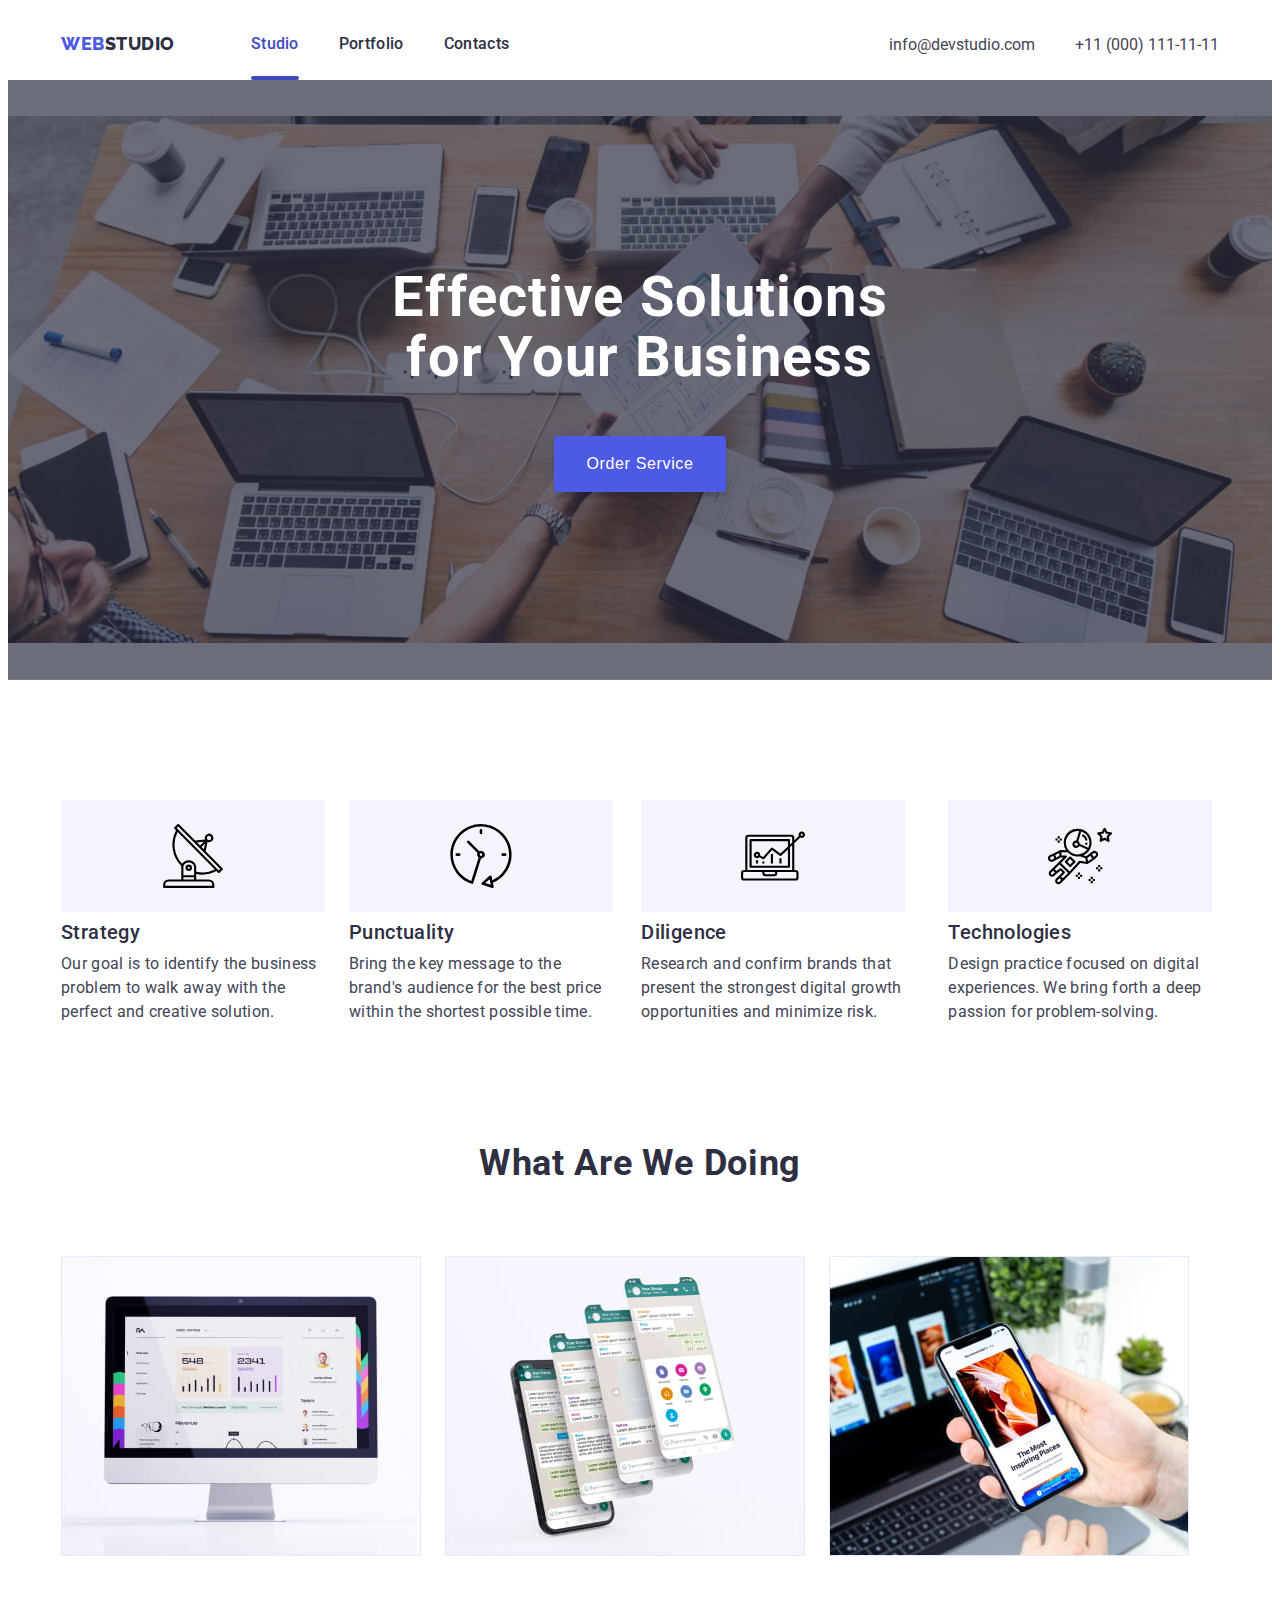
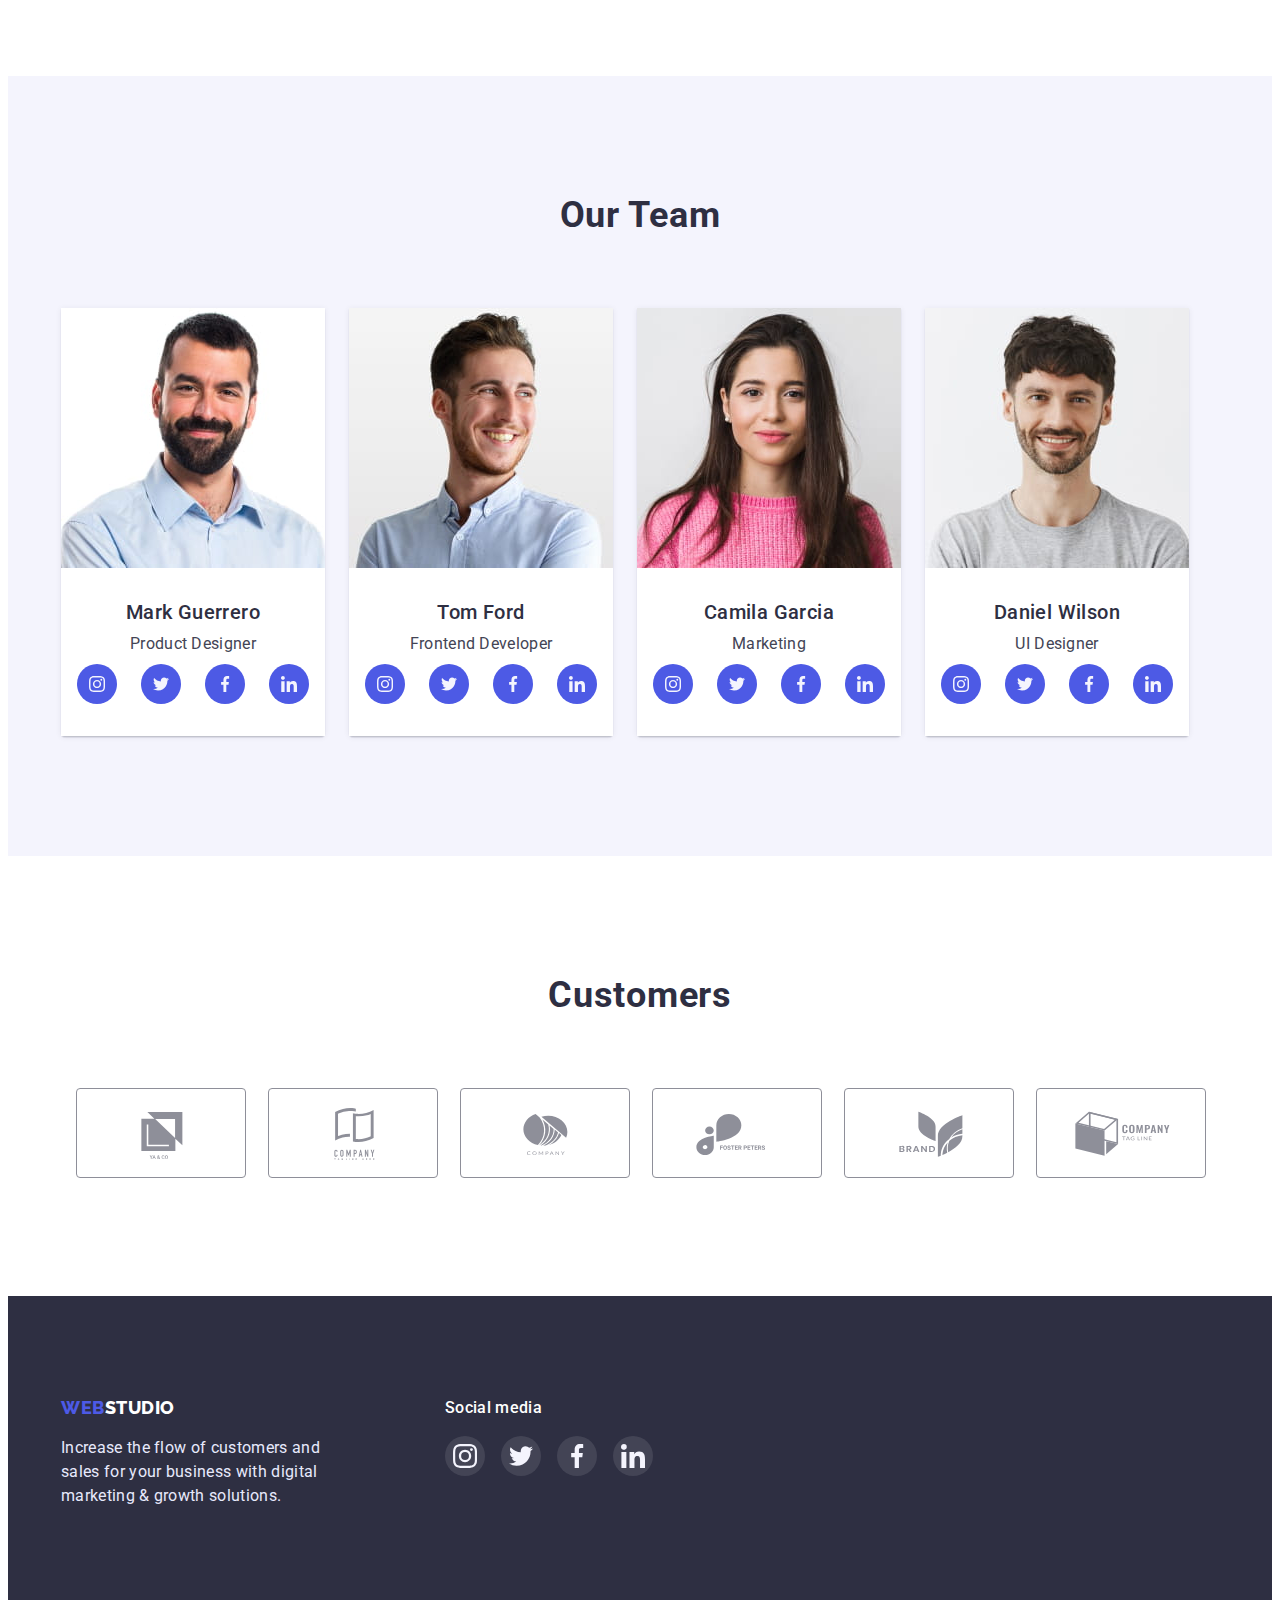
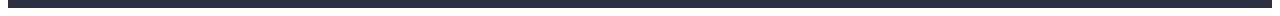
<file: index.html>
<!DOCTYPE html>
<html lang="en">
  <head>
    <meta charset="UTF-8" />
    <meta http-equiv="X-UA-Compatible" content="IE=edge" />
    <meta name="viewport" content="width=device-width, initial-scale=1.0" />
    <title>WebStudio</title>
    <link rel="preconnect" href="https://fonts.googleapis.com" />
    <link rel="preconnect" href="https://fonts.gstatic.com" crossorigin />
    <link
      href="https://fonts.googleapis.com/css2?family=Raleway:wght@800&family=Roboto:wght@400;500;700&display=swap"
      rel="stylesheet"
    />
    <link
      rel="stylesheet"
      href="https://cdnjs.cloudflare.com/ajax/libs/modern-normalize/1.1.0/modern-normalize.min.css"
      integrity="sha512-wpPYUAdjBVSE4KJnH1VR1HeZfpl1ub8YT/NKx4PuQ5NmX2tKuGu6U/JRp5y+Y8XG2tV+wKQpNHVUX03MfMFn9Q=="
      crossorigin="anonymous"
      referrerpolicy="no-referrer"
    />
    <link rel="stylesheet" href="./css/styles.css" />
  </head>
  <body>
    <!--HEADER-->
    <header class="header">
      <!--NAVIGATION-->
      <div class="container head">
        <nav class="nav-head">
          <a class="logo" href="./index.html"
            ><span class="accent">Web</span>Studio</a
          >
          <ul class="site-nav">
            <li class="nav-style">
              <a class="link current" href="./index.html">Studio</a>
            </li>
            <li class="nav-style">
              <a class="link" href="./portfolio.html">Portfolio</a>
            </li>
            <li class="nav-style"><a class="link" href="">Contacts</a></li>
          </ul>
        </nav>
        <!--CONTACTS-->
        <address class="address">
          <ul class="contacts">
            <li class="call">
              <a class="link" href="mailto:info@devstudio.com"
                >info@devstudio.com</a
              >
            </li>
            <li class="call">
              <a class="link" href="tel:+110001111111">+11 (000) 111-11-11</a>
            </li>
          </ul>
        </address>
      </div>
    </header>
    <!--MAIN SECTION-->
    <main>
      <!--HERO-->
      <section class="hero">
        <div class="container">
          <h1 class="hero-text">Effective Solutions for Your Business</h1>
          <button class="hero-button" type="button" data-modal-open>
            Order Service
          </button>
        </div>
      </section>
      <!--OUR FEATURES-->
      <section class="section">
        <div class="container">
          <h2 class="features">Our Features</h2>
          <ul class="future-block">
            <li class="items">
              <div class="box-icons">
                <svg class="icons-feature">
                  <use href="./images/main/icons.svg#icon-antenna"></use>
                </svg>
              </div>
              <h3 class="head-name">Strategy</h3>
              <p class="future-text">
                Our goal is to identify the business problem to walk away with
                the perfect and creative solution.
              </p>
            </li>
            <li class="items">
              <div class="box-icons">
                <svg class="icons-feature">
                  <use href="./images/main/icons.svg#icon-clock"></use>
                </svg>
              </div>
              <h3 class="head-name">Punctuality</h3>
              <p class="future-text">
                Bring the key message to the brand's audience for the best price
                within the shortest possible time.
              </p>
            </li>
            <li class="items">
              <div class="box-icons">
                <svg class="icons-feature">
                  <use href="./images/main/icons.svg#icon-diagram"></use>
                </svg>
              </div>
              <h3 class="head-name">Diligence</h3>
              <p class="future-text">
                Research and confirm brands that present the strongest digital
                growth opportunities and minimize risk.
              </p>
            </li>
            <li class="items">
              <div class="box-icons">
                <svg class="icons-feature">
                  <use href="./images/main/icons.svg#icon-astronaut"></use>
                </svg>
              </div>
              <h3 class="head-name">Technologies</h3>
              <p class="future-text">
                Design practice focused on digital experiences. We bring forth a
                deep passion for problem-solving.
              </p>
            </li>
          </ul>
        </div>
      </section>
      <!--WHAT WE ARE DOING-->
      <section class="section doing">
        <div class="container">
          <h2 class="wwad">What are we doing</h2>
          <ul class="what-pict">
            <li class="item">
              <img
                src="./images/main/computer.jpg"
                width="360"
                alt="picture with PC"
              />
            </li>
            <li class="item">
              <img
                src="./images/main/phone-theme.jpg"
                width="360"
                alt="picture with photo themes"
              />
            </li>
            <li class="item">
              <img
                src="./images/main/adaptive-phone.jpg"
                width="360"
                alt="adaptive technology for smartphone"
              />
            </li>
          </ul>
        </div>
      </section>
      <!--OUR TEAM-->
      <section class="section">
        <div class="container">
          <h2 class="our-team">Our Team</h2>
          <ul class="our-teamlist">
            <li class="team-list">
              <img
                src="./images/main/mark-guerrero.jpg"
                width="264"
                alt="Mark Guerrero's photo"
              />
              <div class="our-head">
                <h3 class="head-name">Mark Guerrero</h3>
                <p class="position">Product Designer</p>
                <ul>
                  <li class="social-list">
                    <a class="social-links" href=""
                      ><svg class="social-icons">
                        <use
                          href="./images/main/icons.svg#icon-instagram"
                        ></use>
                      </svg>
                    </a>
                  </li>
                  <li class="social-list">
                    <a class="social-links" href=""
                      ><svg class="social-icons">
                        <use href="./images/main/icons.svg#icon-twitter"></use>
                      </svg>
                    </a>
                  </li>
                  <li class="social-list">
                    <a class="social-links" href=""
                      ><svg class="social-icons">
                        <use href="./images/main/icons.svg#icon-facebook"></use>
                      </svg>
                    </a>
                  </li>
                  <li class="social-list">
                    <a class="social-links" href=""
                      ><svg class="social-icons">
                        <use href="./images/main/icons.svg#icon-linkedin"></use>
                      </svg>
                    </a>
                  </li>
                </ul>
              </div>
            </li>
            <li class="team-list">
              <img
                src="./images/main/tom-ford.jpg"
                width="264"
                alt="Tom Ford's photo"
              />
              <div class="our-head">
                <h3 class="head-name">Tom Ford</h3>
                <p class="position">Frontend Developer</p>
                <ul>
                  <li class="social-list">
                    <a class="social-links" href=""
                      ><svg class="social-icons">
                        <use
                          href="./images/main/icons.svg#icon-instagram"
                        ></use>
                      </svg>
                    </a>
                  </li>
                  <li class="social-list">
                    <a class="social-links" href=""
                      ><svg class="social-icons">
                        <use href="./images/main/icons.svg#icon-twitter"></use>
                      </svg>
                    </a>
                  </li>
                  <li class="social-list">
                    <a class="social-links" href=""
                      ><svg class="social-icons">
                        <use href="./images/main/icons.svg#icon-facebook"></use>
                      </svg>
                    </a>
                  </li>
                  <li class="social-list">
                    <a class="social-links" href=""
                      ><svg class="social-icons">
                        <use href="./images/main/icons.svg#icon-linkedin"></use>
                      </svg>
                    </a>
                  </li>
                </ul>
              </div>
            </li>
            <li class="team-list">
              <img
                src="./images/main/camila-garcia.jpg"
                width="264"
                alt="Camila Garcia's photo"
              />
              <div class="our-head">
                <h3 class="head-name">Camila Garcia</h3>
                <p class="position">Marketing</p>
                <ul>
                  <li class="social-list">
                    <a class="social-links" href=""
                      ><svg class="social-icons">
                        <use
                          href="./images/main/icons.svg#icon-instagram"
                        ></use>
                      </svg>
                    </a>
                  </li>
                  <li class="social-list">
                    <a class="social-links" href=""
                      ><svg class="social-icons">
                        <use href="./images/main/icons.svg#icon-twitter"></use>
                      </svg>
                    </a>
                  </li>
                  <li class="social-list">
                    <a class="social-links" href=""
                      ><svg class="social-icons">
                        <use href="./images/main/icons.svg#icon-facebook"></use>
                      </svg>
                    </a>
                  </li>
                  <li class="social-list">
                    <a class="social-links" href=""
                      ><svg class="social-icons">
                        <use href="./images/main/icons.svg#icon-linkedin"></use>
                      </svg>
                    </a>
                  </li>
                </ul>
              </div>
            </li>
            <li class="team-list">
              <img
                src="./images/main/daniel-wilson.jpg"
                width="264"
                alt="Camila Garcia's photo"
              />
              <div class="our-head">
                <h3 class="head-name">Daniel Wilson</h3>
                <p class="position">UI Designer</p>
                <ul>
                  <li class="social-list">
                    <a class="social-links" href=""
                      ><svg class="social-icons">
                        <use
                          href="./images/main/icons.svg#icon-instagram"
                        ></use>
                      </svg>
                    </a>
                  </li>
                  <li class="social-list">
                    <a class="social-links" href=""
                      ><svg class="social-icons">
                        <use href="./images/main/icons.svg#icon-twitter"></use>
                      </svg>
                    </a>
                  </li>
                  <li class="social-list">
                    <a class="social-links" href=""
                      ><svg class="social-icons">
                        <use href="./images/main/icons.svg#icon-facebook"></use>
                      </svg>
                    </a>
                  </li>
                  <li class="social-list">
                    <a class="social-links" href=""
                      ><svg class="social-icons">
                        <use href="./images/main/icons.svg#icon-linkedin"></use>
                      </svg>
                    </a>
                  </li>
                </ul>
              </div>
            </li>
          </ul>
        </div>
      </section>
      <!-- CUSTOMERS -->
      <section class="section">
        <div class="container">
          <h2 class="customers">Customers</h2>
          <ul class="customers-list">
            <li class="custom-list">
              <a class="custom-link" href=""
                ><svg class="custom-icon">
                  <use href="./images/main/icons.svg#icon-custom-one"></use>
                </svg>
              </a>
            </li>
            <li class="custom-list">
              <a class="custom-link" href=""
                ><svg class="custom-icon">
                  <use href="./images/main/icons.svg#icon-custom-two"></use>
                </svg>
              </a>
            </li>
            <li class="custom-list">
              <a class="custom-link" href=""
                ><svg class="custom-icon">
                  <use href="./images/main/icons.svg#icon-custom-three"></use>
                </svg>
              </a>
            </li>
            <li class="custom-list">
              <a class="custom-link" href=""
                ><svg class="custom-icon">
                  <use href="./images/main/icons.svg#icon-custom-four"></use>
                </svg>
              </a>
            </li>
            <li class="custom-list">
              <a class="custom-link" href=""
                ><svg class="custom-icon">
                  <use href="./images/main/icons.svg#icon-custom-five"></use>
                </svg>
              </a>
            </li>
            <li class="custom-list">
              <a class="custom-link" href=""
                ><svg class="custom-icon">
                  <use href="./images/main/icons.svg#icon-custom-six"></use>
                </svg>
              </a>
            </li>
          </ul>
        </div>
      </section>

      <!--FOOTER-->
      <footer class="footer">
        <div class="container">
          <div class="footer-box">
            <a class="logo-end" href="./index.html"
              ><span class="accent">Web</span>Studio</a
            >
            <p class="end-page">
              Increase the flow of customers and sales for your business with
              digital marketing & growth solutions.
            </p>
          </div>
          <div class="socials">
            <h3 class="socials-name">Social media</h3>
            <ul>
              <li class="social-list">
                <a class="social-links" href=""
                  ><svg class="social-icons">
                    <use href="./images/main/icons.svg#icon-instagram"></use>
                  </svg>
                </a>
              </li>
              <li class="social-list">
                <a class="social-links" href=""
                  ><svg class="social-icons">
                    <use href="./images/main/icons.svg#icon-twitter"></use>
                  </svg>
                </a>
              </li>
              <li class="social-list">
                <a class="social-links" href=""
                  ><svg class="social-icons">
                    <use href="./images/main/icons.svg#icon-facebook"></use>
                  </svg>
                </a>
              </li>
              <li class="social-list">
                <a class="social-links" href=""
                  ><svg class="social-icons">
                    <use href="./images/main/icons.svg#icon-linkedin"></use>
                  </svg>
                </a>
              </li>
            </ul>
          </div>
        </div>
      </footer>
      <div class="backdrop is-hidden" data-modal>
        <div class="modal">
          <button class="close" type="button" data-modal-close>
            <svg class="close-icon">
              <use href="./images/main/icons.svg#icon-close"></use>
            </svg>
          </button>
          <form class="form">
            <fieldset>
              <legend>Enter your contact details</legend>
              <label>
                Name
                <input type="text" name="username" />
              </label>
              <label>
                Email
                <input type="email" name="email" />
              </label>
            </fieldset>

            <fieldset>
              <legend>Your favourite programming language</legend>
              <label>
                <input type="checkbox" name="language" value="python" />
                Python
              </label>
              <label>
                <input type="checkbox" name="language" value="js" />
                JavaScript
              </label>
              <label>
                <input type="checkbox" name="language" value="ruby" />
                Ruby
              </label>
            </fieldset>

            <fieldset>
              <legend>I want to receive</legend>
              <label>
                <input type="checkbox" name="newsletter" value="weekly" />
                The weekly newsletter
              </label>
              <label>
                <input
                  type="checkbox"
                  name="newsletter"
                  value="company_offers"
                />
                Offers from the company
              </label>
              <label>
                <input
                  type="checkbox"
                  name="newsletter"
                  value="associated_offers"
                />
                Offers from associated companies
              </label>
            </fieldset>

            <button type="submit">Subscribe</button>
          </form>
        </div>
      </div>
    </main>
    <script src="./modal.js"></script>
  </body>
</html>
</file>
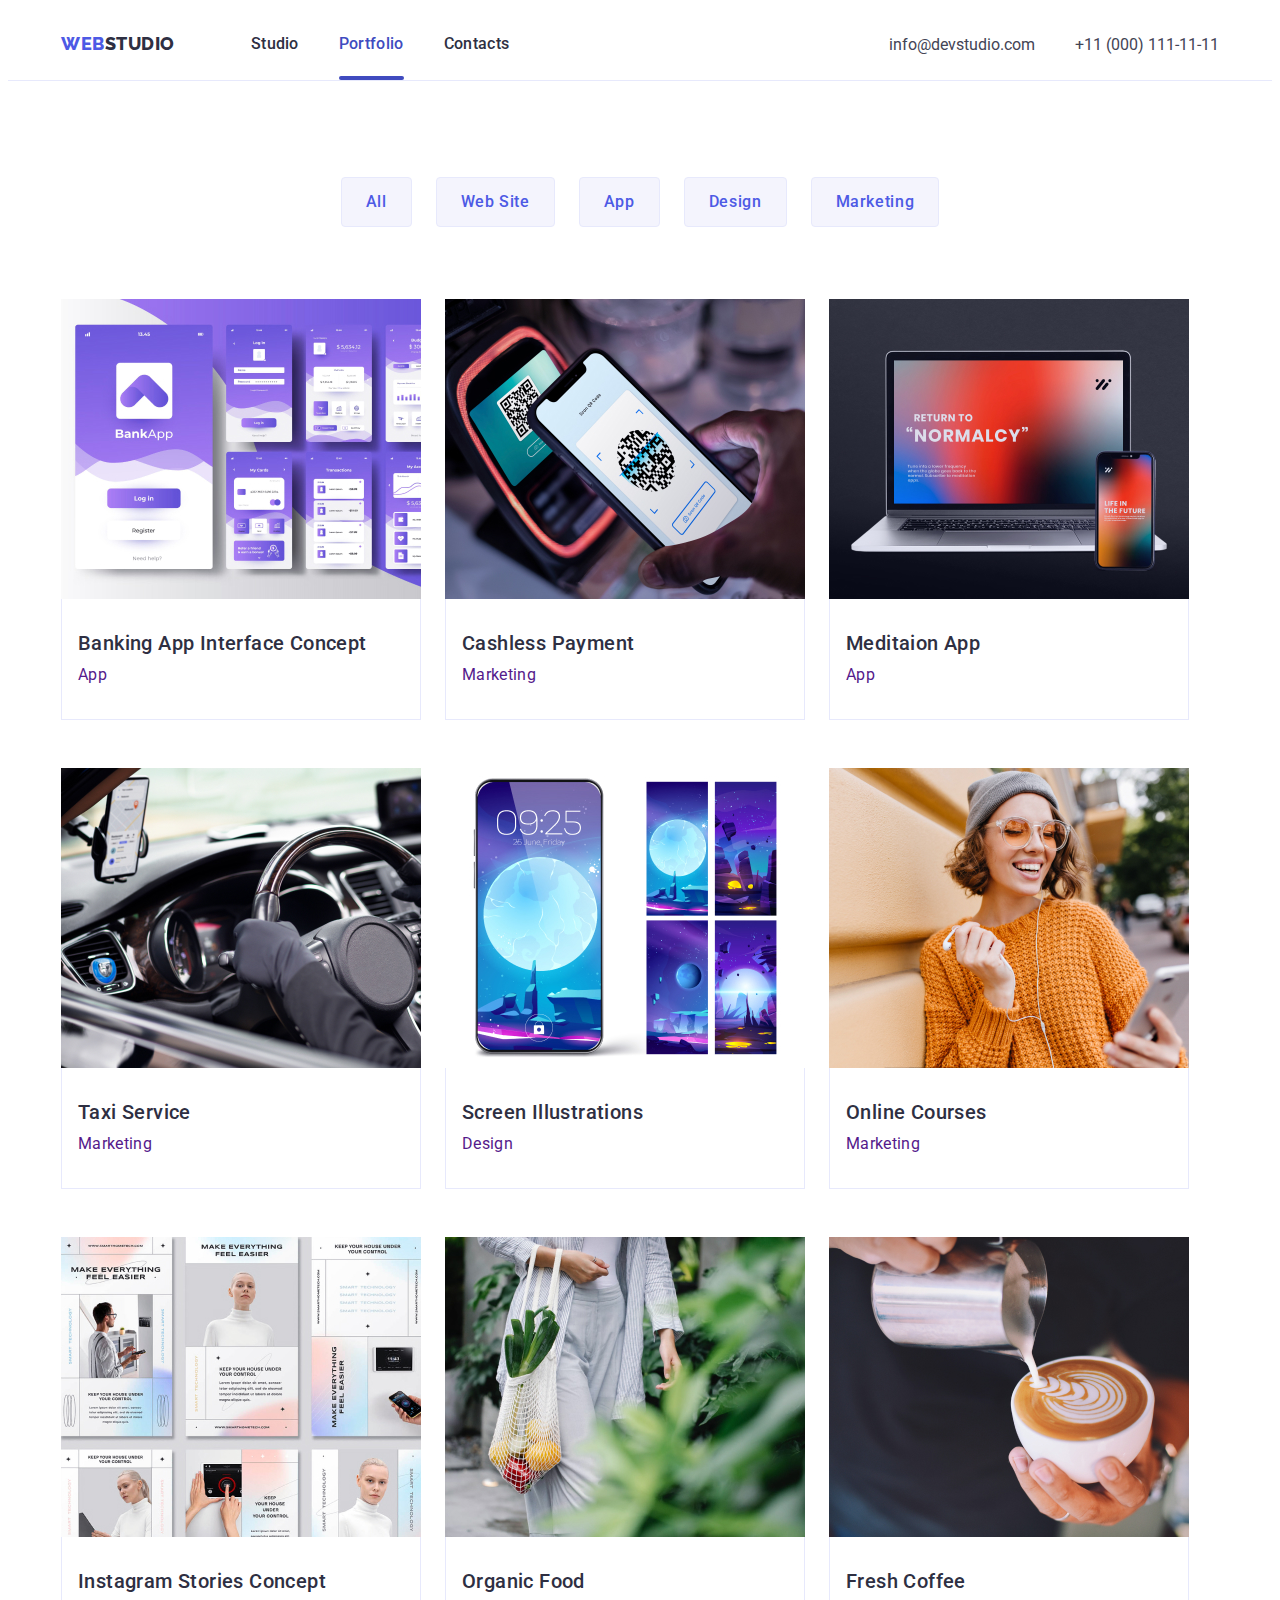
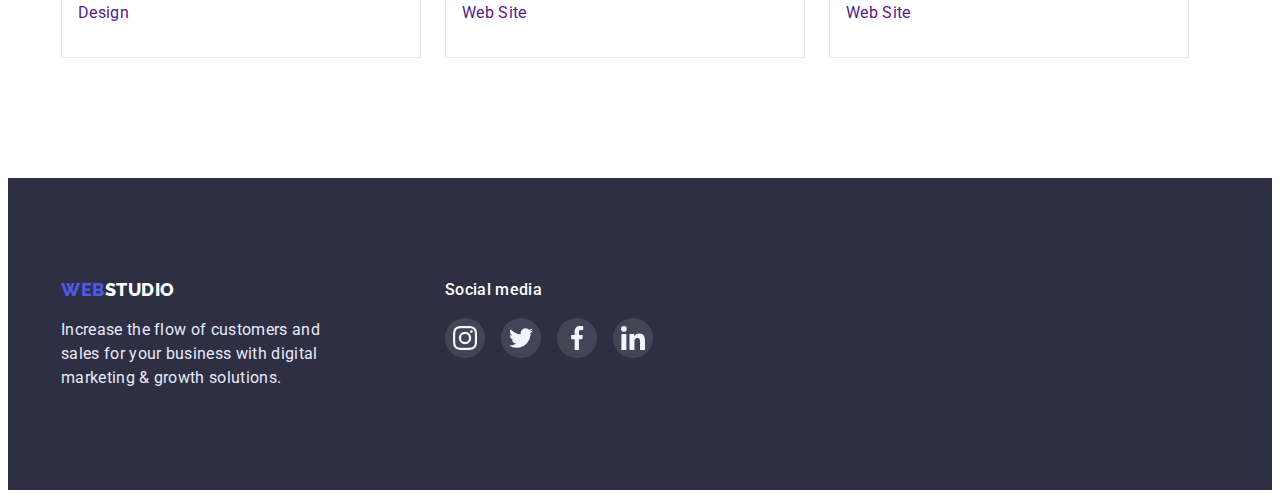
<file: portfolio.html>
<!DOCTYPE html>
<html lang="en">
  <head>
    <meta charset="UTF-8" />
    <meta http-equiv="X-UA-Compatible" content="IE=edge" />
    <meta name="viewport" content="width=device-width, initial-scale=1.0" />
    <title>Portfolio</title>
    <link rel="preconnect" href="https://fonts.googleapis.com" />
    <link rel="preconnect" href="https://fonts.gstatic.com" crossorigin />
    <link
      href="https://fonts.googleapis.com/css2?family=Raleway:wght@800&family=Roboto:wght@400;500;700&display=swap"
      rel="stylesheet"
    />
    <link
      rel="stylesheet"
      href="https://cdnjs.cloudflare.com/ajax/libs/modern-normalize/1.1.0/modern-normalize.min.css"
      integrity="sha512-wpPYUAdjBVSE4KJnH1VR1HeZfpl1ub8YT/NKx4PuQ5NmX2tKuGu6U/JRp5y+Y8XG2tV+wKQpNHVUX03MfMFn9Q=="
      crossorigin="anonymous"
      referrerpolicy="no-referrer"
    />
    <link rel="stylesheet" href="./css/styles.css" />
  </head>
  <body class="body-portfolio">
    <!--HEADER-->
    <header class="header portf">
      <!--NAVIGATION-->
      <div class="container head">
        <nav class="nav-head">
          <a class="logo" href="./index.html"
            ><span class="accent">Web</span>Studio</a
          >
          <ul class="site-nav">
            <li class="nav-style">
              <a class="link" href="./index.html">Studio</a>
            </li>
            <li class="nav-style">
              <a class="link current" href="./portfolio.html">Portfolio</a>
            </li>
            <li class="nav-style"><a class="link" href="">Contacts</a></li>
          </ul>
        </nav>
        <!--CONTACTS-->
        <address class="address">
          <ul class="contacts">
            <li class="call">
              <a class="link" href="mailto:info@devstudio.com"
                >info@devstudio.com</a
              >
            </li>
            <li class="call">
              <a class="link" href="tel:+110001111111">+11 (000) 111-11-11</a>
            </li>
          </ul>
        </address>
      </div>
    </header>
    <!--MAIN SECTION-->
    <main>
      <!--FILTERS-->
      <section class="section project">
        <!--Projects-->
        <div class="container project">
          <ul class="filter">
            <li class="buttons">
              <button class="filter-button" type="button">All</button>
            </li>
            <li class="buttons">
              <button class="filter-button" type="button">Web Site</button>
            </li>
            <li class="buttons">
              <button class="filter-button" type="button">App</button>
            </li>
            <li class="buttons">
              <button class="filter-button" type="button">Design</button>
            </li>
            <li class="buttons">
              <button class="filter-button" type="button">Marketing</button>
            </li>
          </ul>
          <ul class="projects">
            <a href="" class="project-link"
              ><li class="cards">
                <div class="card-overlay">
                  <img
                    src="./images/Portfolio/bank-app.jpg"
                    width="360"
                    alt="banking app"
                  />
                  <div class="overlay-text">
                    <p>
                      14 Stylish and User-Friendly App Design Concepts · Task
                      Manager App · Calorie Tracker App · Exotic Fruit Ecommerce
                      App · Cloud Storage App
                    </p>
                  </div>
                </div>
                <div class="project-head">
                  <h3 class="project-name">Banking App Interface Concept</h3>
                  <p class="project-text">App</p>
                </div>
              </li>
            </a>
            <a href="" class="project-link">
              <li class="cards">
                <div class="card-overlay">
                  <img
                    src="./images/Portfolio/scan-qr.jpg"
                    width="360"
                    alt="scaning qr code"
                  />
                  <div class="overlay-text">
                    <p>
                      14 Stylish and User-Friendly App Design Concepts · Task
                      Manager App · Calorie Tracker App · Exotic Fruit Ecommerce
                      App · Cloud Storage App
                    </p>
                  </div>
                </div>
                <div class="project-head">
                  <h3 class="project-name">Cashless Payment</h3>
                  <p class="project-text">Marketing</p>
                </div>
              </li></a
            >
            <a href="" class="project-link"
              ><li class="cards">
                <div class="card-overlay">
                  <img
                    src="./images/Portfolio/pc.jpg"
                    width="360"
                    alt="phone adaptive app"
                  />
                  <div class="overlay-text">
                    <p>
                      14 Stylish and User-Friendly App Design Concepts · Task
                      Manager App · Calorie Tracker App · Exotic Fruit Ecommerce
                      App · Cloud Storage App
                    </p>
                  </div>
                </div>
                <div class="project-head">
                  <h3 class="project-name">Meditaion App</h3>
                  <p class="project-text">App</p>
                </div>
              </li></a
            >
            <a href="" class="project-link"
              ><li class="cards">
                <div class="card-overlay">
                  <img
                    src="./images/Portfolio/car.jpg"
                    width="360"
                    alt="car drive app"
                  />
                  <div class="overlay-text">
                    <p>
                      14 Stylish and User-Friendly App Design Concepts · Task
                      Manager App · Calorie Tracker App · Exotic Fruit Ecommerce
                      App · Cloud Storage App
                    </p>
                  </div>
                </div>
                <div class="project-head">
                  <h3 class="project-name">Taxi Service</h3>
                  <p class="project-text">Marketing</p>
                </div>
              </li></a
            >
            <a href="" class="project-link"
              ><li class="cards">
                <div class="card-overlay">
                  <img
                    src="./images/Portfolio/phone.jpg"
                    width="360"
                    alt="smartphone"
                  />
                  <div class="overlay-text">
                    <p>
                      14 Stylish and User-Friendly App Design Concepts · Task
                      Manager App · Calorie Tracker App · Exotic Fruit Ecommerce
                      App · Cloud Storage App
                    </p>
                  </div>
                </div>
                <div class="project-head">
                  <h3 class="project-name">Screen Illustrations</h3>
                  <p class="project-text">Design</p>
                </div>
              </li></a
            >
            <a href="" class="project-link"
              ><li class="cards">
                <div class="card-overlay">
                  <img
                    src="./images/Portfolio/woman.jpg"
                    width="360"
                    alt="woman with vegetables"
                  />
                  <div class="overlay-text">
                    <p>
                      14 Stylish and User-Friendly App Design Concepts · Task
                      Manager App · Calorie Tracker App · Exotic Fruit Ecommerce
                      App · Cloud Storage App
                    </p>
                  </div>
                </div>
                <div class="project-head">
                  <h3 class="project-name">Online Courses</h3>
                  <p class="project-text">Marketing</p>
                </div>
              </li></a
            >
            <a href="" class="project-link">
              <li class="cards">
                <div class="card-overlay">
                  <img
                    src="./images/Portfolio/app.jpg"
                    width="360"
                    alt="smartphone app"
                  />
                  <div class="overlay-text">
                    <p>
                      14 Stylish and User-Friendly App Design Concepts · Task
                      Manager App · Calorie Tracker App · Exotic Fruit Ecommerce
                      App · Cloud Storage App
                    </p>
                  </div>
                </div>
                <div class="project-head">
                  <h3 class="project-name">Instagram Stories Concept</h3>
                  <p class="project-text">Design</p>
                </div>
              </li></a
            >
            <a href="" class="project-link">
              <li class="cards">
                <div class="card-overlay">
                  <img
                    src="./images/Portfolio/vegetables.jpg"
                    width="360"
                    alt="vegetables"
                  />
                  <div class="overlay-text">
                    <p>
                      14 Stylish and User-Friendly App Design Concepts · Task
                      Manager App · Calorie Tracker App · Exotic Fruit Ecommerce
                      App · Cloud Storage App
                    </p>
                  </div>
                </div>
                <div class="project-head">
                  <h3 class="project-name">Organic Food</h3>
                  <p class="project-text">Web Site</p>
                </div>
              </li></a
            >
            <a href="" class="project-link"
              ><li class="cards">
                <div class="card-overlay">
                  <img
                    src="./images/Portfolio/coffee.jpg"
                    width="360"
                    alt="coffee"
                  />
                  <div class="overlay-text">
                    <p>
                      14 Stylish and User-Friendly App Design Concepts · Task
                      Manager App · Calorie Tracker App · Exotic Fruit Ecommerce
                      App · Cloud Storage App
                    </p>
                  </div>
                </div>
                <div class="project-head">
                  <h3 class="project-name">Fresh Coffee</h3>
                  <p class="project-text">Web Site</p>
                </div>
              </li></a
            >
          </ul>
        </div>
      </section>
      <!--FOOTER-->
      <footer class="footer">
        <div class="container">
          <div class="footer-box">
            <a class="logo-end" href="./index.html"
              ><span class="accent">Web</span>Studio</a
            >
            <p class="end-page">
              Increase the flow of customers and sales for your business with
              digital marketing & growth solutions.
            </p>
          </div>
          <div class="socials">
            <h3 class="socials-name">Social media</h3>
            <ul>
              <li class="social-list">
                <a class="social-links" href=""
                  ><svg class="social-icons">
                    <use href="./images/main/icons.svg#icon-instagram"></use>
                  </svg>
                </a>
              </li>
              <li class="social-list">
                <a class="social-links" href=""
                  ><svg class="social-icons">
                    <use href="./images/main/icons.svg#icon-twitter"></use>
                  </svg>
                </a>
              </li>
              <li class="social-list">
                <a class="social-links" href=""
                  ><svg class="social-icons">
                    <use href="./images/main/icons.svg#icon-facebook"></use>
                  </svg>
                </a>
              </li>
              <li class="social-list">
                <a class="social-links" href=""
                  ><svg class="social-icons">
                    <use href="./images/main/icons.svg#icon-linkedin"></use>
                  </svg>
                </a>
              </li>
            </ul>
          </div>
        </div>
      </footer>
    </main>
  </body>
</html>
</file>
<file: css/styles.css>
:root {
  --accent-color: #4d5ae5;
  --main-color: #2e2f42;
  --text-color: #434455;
  --bgc: #ffffff;
  --secondbgc: #f4f4fd;
  --secondbgcbtn: #404bbf;
  --bgcbtnfilter: #e7e9fc;
  --hero-box-shadow: 0px 4px 4px rgba(0, 0, 0, 0.15);
  --hero-shadow-hover: 0px 1px 6px rgba(46, 47, 66, 0.08),
    0px 1px 1px rgba(46, 47, 66, 0.16), 0px 2px 1px rgba(46, 47, 66, 0.08);
  --custom-border: #8e8f99;
  --customers-icon: #afb1b8;
  --bgcsocial: rgba(255, 255, 255, 0.1);
  --secondbgcsocial: #31d0aa;
  --backdropbgc: rgba(46, 47, 66, 0.4);
  --modalbgc: #fcfcfc;
}

.accent {
  color: var(--accent-color);
}
/*--------------------- body */

h1,
h2,
h3,
h4,
h5,
h6,
p {
  padding: 0;
  margin: 0;
}

img {
  display: block;
}

.container {
  width: 1158px;
  margin-left: auto;
  margin-right: auto;
  padding: 0 15px;
}

.section {
  padding-top: 120px;
  padding-bottom: 120px;
}

.section:nth-child(4) {
  background-color: var(--secondbgc);
}

.section.project {
  padding-top: 0;
  padding-bottom: 120px;
  background-color: var(--bgc);
}

a {
  text-decoration: none;
}

ul {
  list-style: none;
  margin: 0;
  padding: 0;
}

body {
  font-family: roboto, sans-serif;
  font-size: 16px;
  color: var(--text-color);
  background-color: var(--bgc);
}
/*--------------------- head */

.header.portf {
  border-bottom: 1px solid var(--bgcbtnfilter);
}

.container.head,
.nav-head {
  align-items: center;
}

.link.current {
  color: var(--secondbgcbtn);
  position: relative;
}

.link.current::after {
  content: '';
  position: absolute;
  bottom: 0;
  left: 0;
  width: 100%;
  height: 4px;
  border-radius: 2px;
  background-color: var(--secondbgcbtn);
}

/*--------------------- logo */

.logo {
  font-family: 'Raleway', sans-serif;
  font-weight: 800;
  font-size: 18px;
  line-height: 1.33;
  letter-spacing: 0.03em;
  text-transform: uppercase;
  margin-right: 76px;
  color: var(--main-color);
}

/*--------------------- navigation */

.nav-style {
  font-weight: 500;
  font-size: 16px;
  line-height: 1.5;
  letter-spacing: 0.02em;
}

.nav-style + .nav-style {
  margin-left: 40px;
}
.link:hover,
.link:focus,
.link:active {
  color: var(--secondbgcbtn);
}
.link {
  display: block;
  padding-top: 24px;
  padding-bottom: 24px;
  color: var(--main-color);
  transition: color 250ms cubic-bezier(0.4, 0, 0.2, 1);
}

/*--------------------- address */

.contacts,
.nav-head,
.site-nav,
.container.head {
  display: flex;
}

.contacts a {
  text-decoration: none;
  color: var(--text-color);
  font-style: normal;
}

.address {
  display: flex;
  margin-left: auto;
}

.call + .call {
  margin-left: 40px;
}

/*--------------------- Main */

.hero-text {
  font-weight: 700;
  font-size: 56px;
  line-height: 1.07;
  letter-spacing: 0.02em;
  color: var(--bgc);
  margin-bottom: 48px;
  width: 500px;
  margin-left: auto;
  margin-right: auto;
}

.hero {
  background-image: linear-gradient(
      rgba(46, 47, 66, 0.7),
      rgba(46, 47, 66, 0.7)
    ),
    url(../images/main/hero-image.jpg);
  background-repeat: no-repeat;
  background-position: center;
  background-size: contain;
  padding: 188px 0;
  text-align: center;
}

.hero-button {
  font-weight: 500;
  font-size: 16px;
  line-height: 1.5;
  letter-spacing: 0.04em;
  padding: 16px 32px;

  cursor: pointer;
  color: var(--bgc);
  background-color: var(--accent-color);
  box-shadow: var(--hero-box-shadow);
  border-radius: 4px;
  border: none;
  transition: background-color 250ms cubic-bezier(0.4, 0, 0.2, 1),
    box-shadow 250ms cubic-bezier(0.4, 0, 0.2, 1);
}

.hero-button:hover,
.hero-button:focus {
  background-color: var(--secondbgcbtn);
  box-shadow: var(--hero-shadow-hover);
}

/* --------------------- Features */
.features {
  display: none;
}

.future-block {
  display: flex;
  gap: 24px;
}

.future-block .items {
  flex-basis: calc((100% -24 * 3) / 4);
}

.future-block .head-name {
  margin-bottom: 8px;
  font-weight: 500;
  font-size: 20px;
  line-height: 1.2;
  letter-spacing: 0.02em;
}

.future-text {
  line-height: 1.5;
  letter-spacing: 0.02em;
}

.head-name,
.project-name {
  font-weight: 500;
  font-size: 20px;
  line-height: 1.2;
  letter-spacing: 0.02em;
  color: var(--main-color);
}

.box-icons {
  width: 264px;
  height: 112px;
  display: flex;
  justify-content: center;
  align-items: center;
  background-color: var(--secondbgc);
  margin-bottom: 8px;
}

.icons-feature {
  width: 64px;
  height: 64px;
}
/*--------------------- What we are doing */

.section.doing {
  padding-top: 0;
}

.what-pict {
  display: flex;
}

.item + .item {
  margin-left: 24px;
}

.features,
.wwad,
.our-team,
.customers {
  font-size: 36px;
  line-height: 1.11;
  text-align: center;
  letter-spacing: 0.02em;
  text-transform: capitalize;
  color: var(--main-color);
  margin-bottom: 72px;
}
/*--------------------- Our team */

.our-teamlist {
  display: flex;
}

.team-list {
  box-shadow: var(--hero-shadow-hover);
  border-radius: 0px 0px 4px 4px;
}

.team-list + .team-list {
  margin-left: 24px;
}

.team-list .head-name {
  text-align: center;
  font-weight: 500;
  font-size: 20px;
  line-height: 1.2;
  letter-spacing: 0.02em;
}

.our-head {
  padding-top: 32px;
  padding-bottom: 32px;
  background-color: var(--bgc);
}

.our-head .head-name {
  margin-bottom: 8px;
}

.team-list .position {
  text-align: center;
  line-height: 1.5;
  letter-spacing: 0.02em;
}

.our-teamlist ul {
  display: flex;
  justify-content: center;
  margin-top: 8px;
  gap: 24px;
}

.social-list {
  width: 40px;
  height: 40px;
}

.social-links:hover,
.social-links:focus {
  background-color: var(--secondbgcbtn);
}

.social-icons {
  width: 16px;
  height: 16px;
  fill: var(--secondbgc);
}

.social-links {
  width: 100%;
  height: 100%;
  display: flex;
  align-items: center;
  justify-content: center;
  background-color: var(--accent-color);
  border-radius: 50%;
  transition: background-color 250ms cubic-bezier(0.4, 0, 0.2, 1);
}

/*--------------------- Customers */
.customers-list {
  display: flex;
  justify-content: center;
  gap: 24px;
}

.custom-list {
  width: 168px;
  height: 88px;
}

.custom-link:hover,
.custom-link:focus {
  border: 1px solid var(--secondbgcbtn);
}

.custom-link:hover .custom-icon,
.custom-link:focus .custom-icon {
  fill: var(--secondbgcbtn);
}

.custom-link {
  width: 100%;
  height: 100%;
  display: flex;
  align-items: center;
  justify-content: center;
  transition: border 250ms cubic-bezier(0.4, 0, 0.2, 1);

  border: 1px solid var(--custom-border);
  border-radius: 4px;
}

.custom-icon {
  width: 104px;
  height: 56px;
  fill: var(--custom-border);
  transition: fill 250ms cubic-bezier(0.4, 0, 0.2, 1);
}

/*--------------------- Footer */

.footer {
  padding: 100px 0;
  background-color: var(--main-color);
}

.end-page {
  color: var(--bgcbtnfilter);
  max-width: 264px;
  line-height: 1.5;
  letter-spacing: 0.02em;
  margin-top: 16px;
}

.logo-end {
  font-family: 'Raleway', sans-serif;
  font-weight: 800;
  font-size: 18px;
  line-height: 1.33;
  letter-spacing: 0.03em;
  text-transform: uppercase;
  color: var(--bgc);
}

.footer > .container {
  display: flex;
}

.socials {
  margin-left: 120px;
}

.socials-name {
  font-weight: 500;
  font-size: 16px;
  line-height: 1.5;
  letter-spacing: 0.02em;
  color: var(--bgc);
}

.socials ul {
  margin-top: 16px;
  display: flex;
  gap: 16px;
}

.socials .social-links {
  background-color: var(--bgcsocial);
}

.socials .social-links:hover,
.socials .social-links:focus {
  background-color: var(--secondbgcsocial);
}

.socials .social-icons {
  width: 24px;
  height: 24px;
}

/*--------------------- Portfolio */

/*--------------------- Filter */

.filter-button {
  font-family: 'Roboto';
  font-weight: 500;
  font-size: 16px;
  line-height: 1.5;
  letter-spacing: 0.04em;
  color: var(--accent-color);
  background-color: var(--secondbgc);
  border: 1px solid var(--bgcbtnfilter);
  border-radius: 4px;
  padding: 12px 24px;
  cursor: pointer;
  transition: background-color 250ms cubic-bezier(0.4, 0, 0.2, 1),
    border 250ms cubic-bezier(0.4, 0, 0.2, 1),
    color 250ms cubic-bezier(0.4, 0, 0.2, 1),
    box-shadow 250ms cubic-bezier(0.4, 0, 0.2, 1);
}

.filter-button:hover,
.filter-button:focus {
  color: var(--bgc);
  background-color: var(--secondbgcbtn);
  box-shadow: 0px 3px 1px rgba(0, 0, 0, 0.1), 0px 2px 1px rgba(0, 0, 0, 0.08),
    0px 2px 2px rgba(0, 0, 0, 0.12);
  border-radius: 4px;
  border: 1px solid var(--secondbgcbtn);
}

.buttons + .buttons {
  margin-left: 24px;
}

.filter {
  display: flex;
  justify-content: center;
}

/*--------------------- Main */
.container.project {
  padding-top: 96px;
}
.projects {
  display: flex;
  flex-wrap: wrap;
  margin-top: 72px;
  gap: 48px 24px;
}

.cards {
  flex-basis: calc((100% - 2 * 24px) / 3);
}

.project-link:hover .project-head,
.project-link:focus .project-head {
  border-left: 1px solid var(--secondbgc);
  border-right: 1px solid var(--secondbgc);
  border-bottom: 1px solid var(--secondbgc);
  box-shadow: 0px 1px 6px rgba(46, 47, 66, 0.08),
    0px 1px 1px rgba(46, 47, 66, 0.16), 0px 2px 1px rgba(46, 47, 66, 0.08);
}

.project-head {
  padding-left: 16px;
  padding-top: 32px;
  padding-bottom: 32px;
  border-left: 1px solid var(--bgcbtnfilter);
  border-right: 1px solid var(--bgcbtnfilter);
  border-bottom: 1px solid var(--bgcbtnfilter);
  transition: border 250ms cubic-bezier(0.4, 0, 0.2, 1),
    box-shadow 250ms cubic-bezier(0.4, 0, 0.2, 1);
}

.project-text {
  line-height: 1.5;
  letter-spacing: 0.02em;
  margin-top: 8px;
}

.card-overlay {
  position: relative;
  overflow: hidden;
}

.overlay-text {
  position: absolute;
  top: 0;
  left: 0;
  height: 100%;
  width: 100%;
  padding-left: 32px;
  padding-right: 32px;
  padding-top: 40px;
  background-color: var(--accent-color);
  line-height: 1.5;
  letter-spacing: 0.02em;
  color: var(--secondbgc);
  transform: translateY(100%);
  transition: transform 250ms cubic-bezier(0.4, 0, 0.2, 1);
}

.project-link:hover .overlay-text,
.project-link:focus .overlay-text {
  transform: translateY(0);
}

/*--------------------- BackDrop*/

.backdrop {
  position: fixed;
  top: 0;
  left: 0;
  width: 100vw;
  height: 100vh;
  background-color: var(--backdropbgc);
  opacity: 1;
  transform: scale(1);
  transition: opacity 250ms cubic-bezier(0.4, 0, 0.2, 1),
    transform 250ms cubic-bezier(0.4, 0, 0.2, 1);
}

.backdrop.is-hidden {
  opacity: 0;
  pointer-events: none;
  transform: scale(1.1);
}

.modal {
  width: 408px;
  height: 576px;
  background-color: var(--modalbgc);

  position: absolute;
  top: 50%;
  left: 50%;
  transform: translate(-50%, -50%);

  box-shadow: 0px 1px 1px rgba(0, 0, 0, 0.14), 0px 1px 3px rgba(0, 0, 0, 0.12),
    0px 2px 1px rgba(0, 0, 0, 0.2);
  border-radius: 4px;
}

.close {
  position: absolute;
  top: 24px;
  right: 24px;
  width: 24px;
  height: 24px;
  background: var(--bgcbtnfilter);
  border: 1px solid rgba(0, 0, 0, 0.1);
  border-radius: 50%;
  text-align: center;
  cursor: pointer;
}

.close-icon {
  width: 8px;
  height: 8px;
}

.form {
  margin: 40px;
}
</file>
